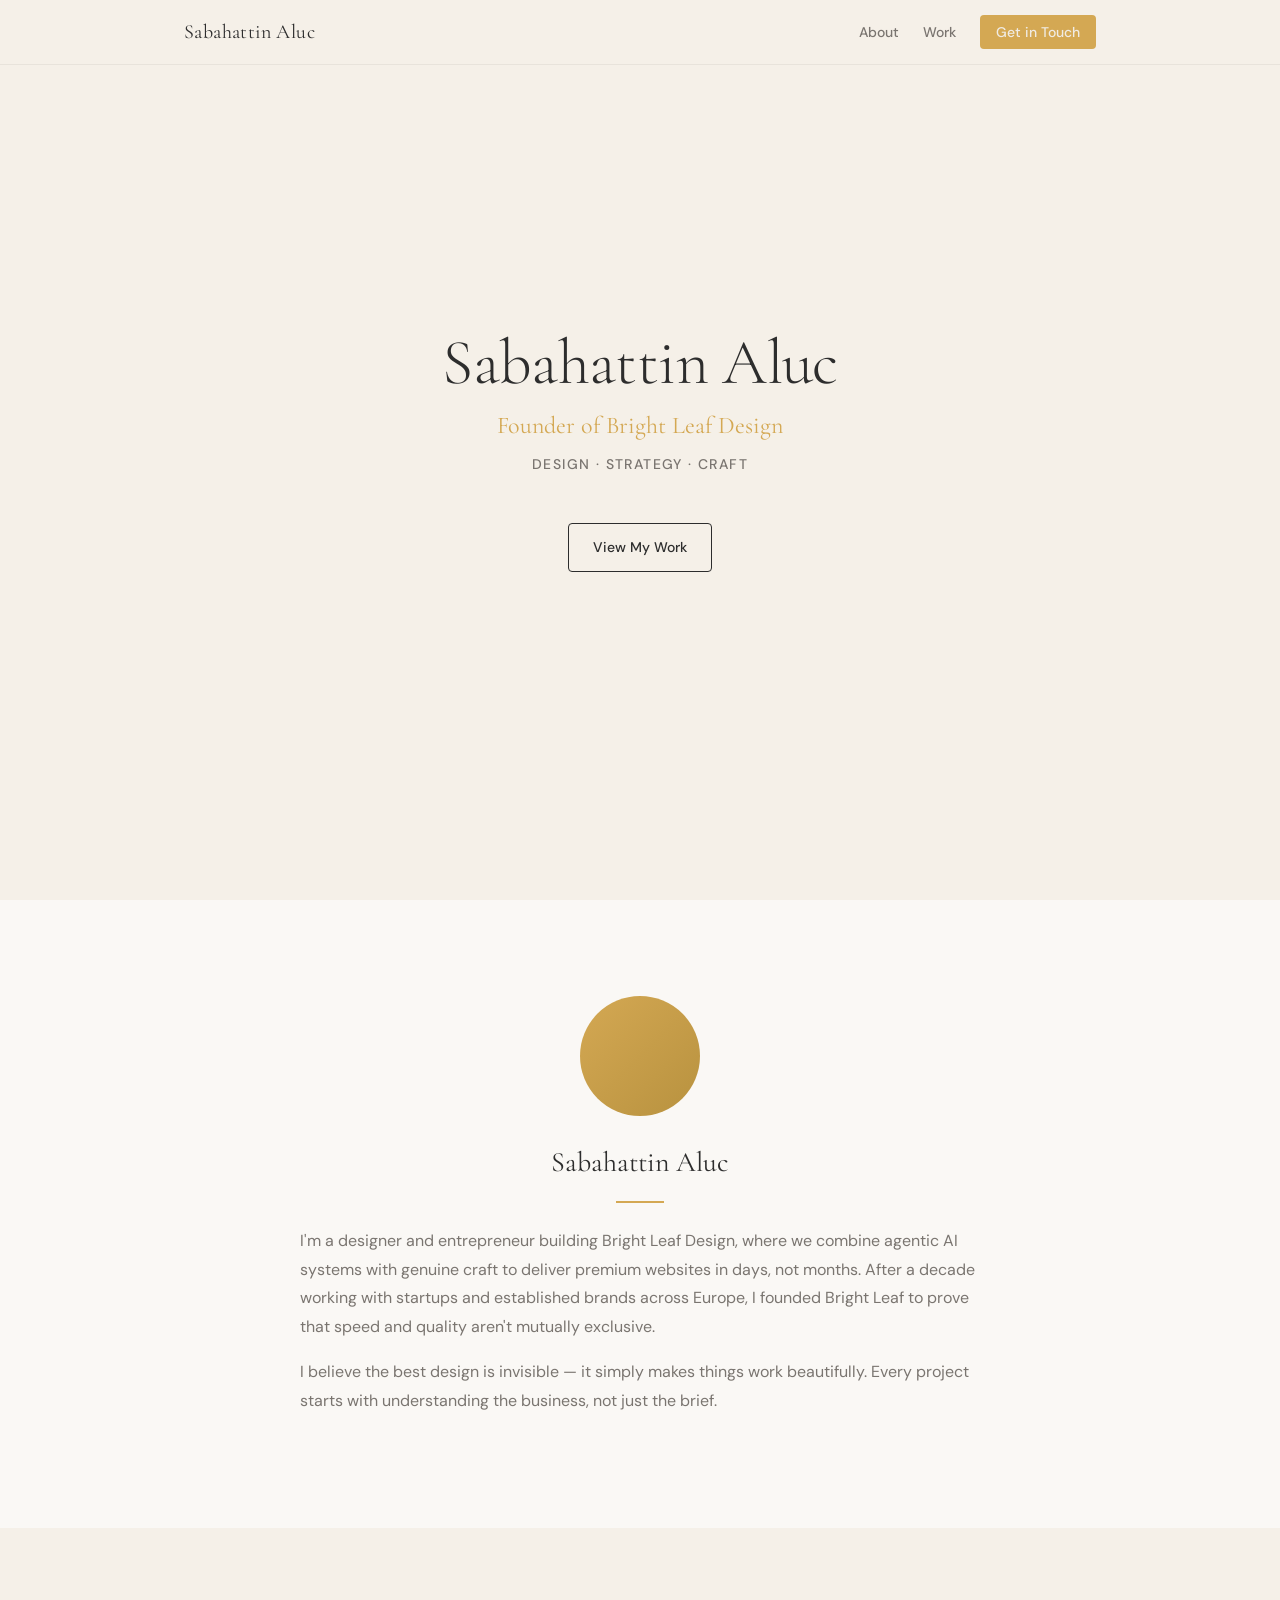
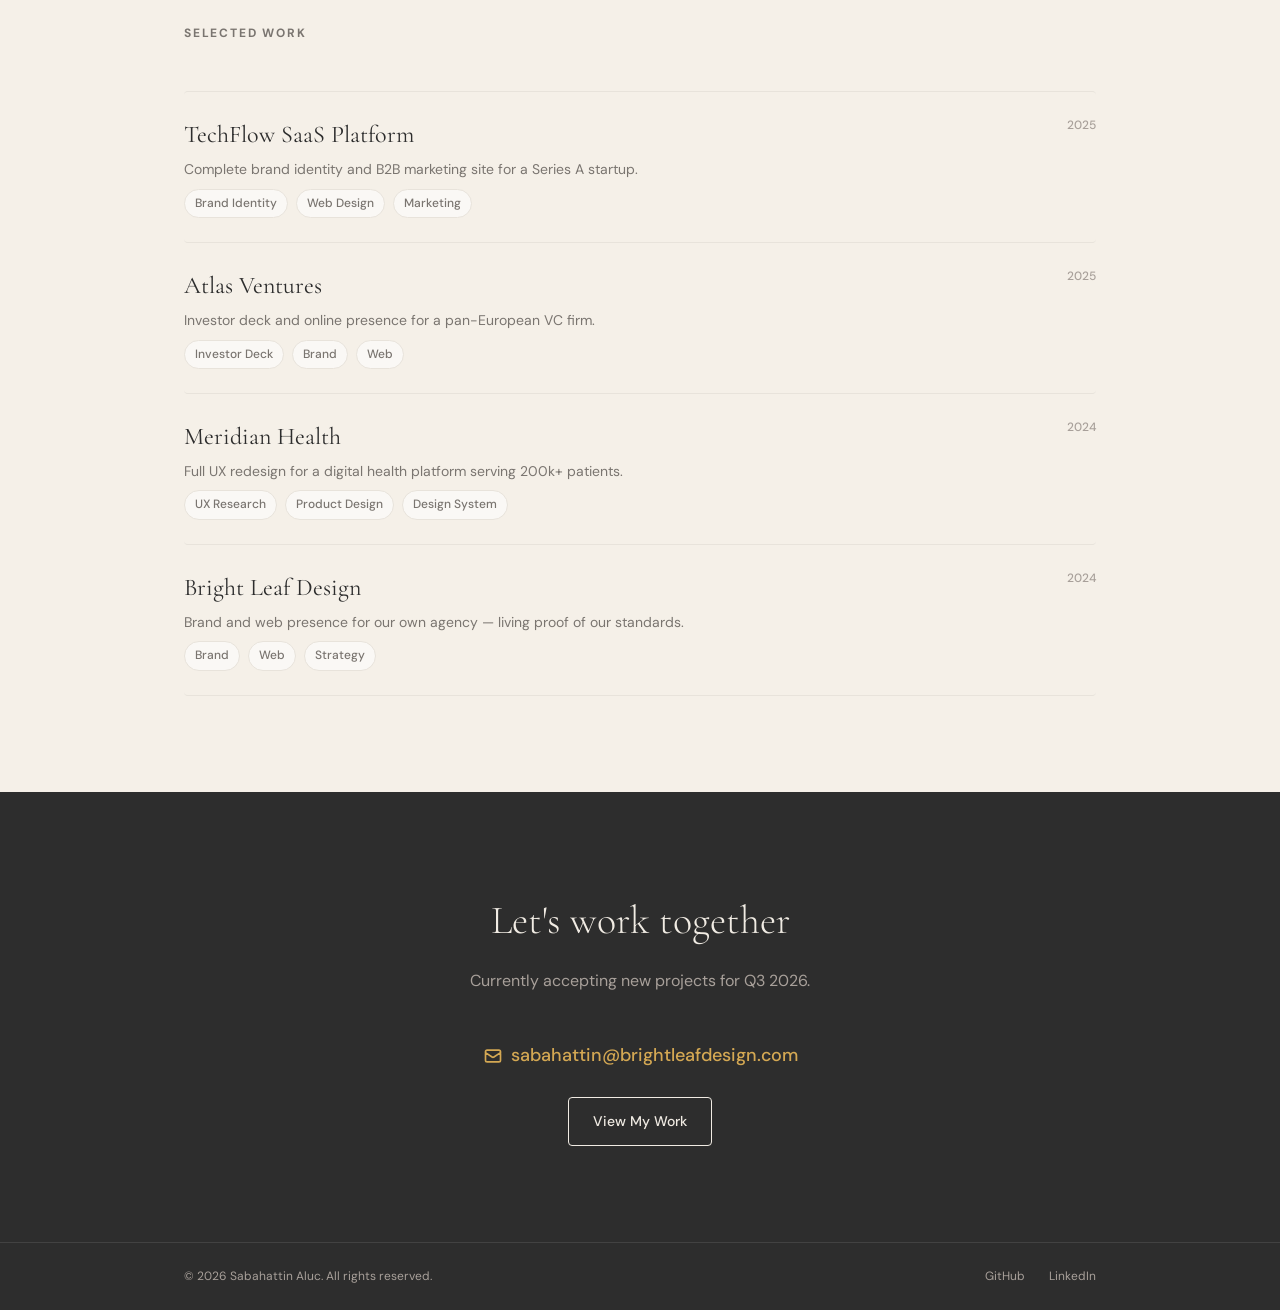
<file: index.html>
<!DOCTYPE html>
<html lang="en">
<head>
  <meta charset="UTF-8">
  <meta name="viewport" content="width=device-width, initial-scale=1.0">
  <title>Sabahattin Aluc — Founder of Bright Leaf Design</title>
  <meta name="description" content="Sabahattin Aluc is the founder of Bright Leaf Design, a premium web design agency combining agentic AI with boutique creative quality.">

  <link rel="preconnect" href="https://fonts.googleapis.com">
  <link rel="preconnect" href="https://fonts.gstatic.com" crossorigin>
  <link href="https://fonts.googleapis.com/css2?family=Cormorant+Garamond:wght@300;400;600&family=DM+Sans:wght@400;500;700&display=swap" rel="stylesheet">

  <link rel="icon" href="data:image/svg+xml,<svg xmlns='http://www.w3.org/2000/svg' viewBox='0 0 100 100'><polygon points='50,10 90,90 10,90' fill='%23D4A853'/></svg>">

  <style>
    /* ===== DESIGN TOKENS ===== */
    :root {
      --color-primary: #2D2D2D;
      --color-secondary: #7A7570;
      --color-accent: #D4A853;
      --color-accent-hover: #B8923F;
      --color-neutral: #F5F0E8;
      --color-surface: #FAF8F5;
      --color-text-primary: #1E1E1E;
      --color-text-muted: #A8A09A;
      --color-text-inverse: #F0EBE3;
      --color-bg-dark: #2D2D2D;
      --color-border-subtle: #E8E3DB;

      --font-display: 'Cormorant Garamond', Georgia, 'Times New Roman', serif;
      --font-body: 'DM Sans', -apple-system, BlinkMacSystemFont, 'Segoe UI', sans-serif;

      --space-xs: 8px;
      --space-sm: 16px;
      --space-md: 24px;
      --space-lg: 48px;
      --space-xl: 64px;
      --space-2xl: 96px;

      --max-width: 960px;
      --gutter: 24px;

      --rounded-sm: 4px;
      --rounded-md: 8px;

      --transition: 200ms ease;
    }

    /* ===== RESET & BASE ===== */
    *, *::before, *::after { box-sizing: border-box; margin: 0; padding: 0; }

    html { scroll-behavior: smooth; }

    body {
      font-family: var(--font-body);
      font-size: 1rem;
      line-height: 1.6;
      color: var(--color-text-primary);
      background-color: var(--color-neutral);
      -webkit-font-smoothing: antialiased;
    }

    ::selection { background: var(--color-accent); color: var(--color-text-inverse); }

    a { color: inherit; text-decoration: none; }

    img { max-width: 100%; display: block; }

    /* ===== SKIP LINK ===== */
    .skip-link {
      position: absolute;
      top: -100px;
      left: var(--space-sm);
      background: var(--color-accent);
      color: var(--color-text-inverse);
      padding: var(--space-xs) var(--space-sm);
      border-radius: var(--rounded-sm);
      z-index: 1000;
      font-size: 0.875rem;
      transition: top var(--transition);
    }
    .skip-link:focus { top: var(--space-sm); }

    /* ===== LAYOUT ===== */
    .container {
      max-width: var(--max-width);
      margin: 0 auto;
      padding: 0 var(--gutter);
    }

    /* ===== NAVIGATION ===== */
    .nav {
      position: fixed;
      top: 0;
      left: 0;
      right: 0;
      z-index: 100;
      background: rgba(245, 240, 232, 0.95);
      backdrop-filter: blur(8px);
      border-bottom: 1px solid var(--color-border-subtle);
    }

    .nav-inner {
      max-width: var(--max-width);
      margin: 0 auto;
      padding: var(--space-sm) var(--gutter);
      display: flex;
      align-items: center;
      justify-content: space-between;
    }

    .nav-name {
      font-family: var(--font-display);
      font-size: 1.25rem;
      font-weight: 400;
      color: var(--color-primary);
      letter-spacing: 0.02em;
    }

    .nav-links {
      display: flex;
      list-style: none;
      gap: var(--space-md);
      align-items: center;
    }

    .nav-link {
      font-size: 0.875rem;
      font-weight: 500;
      color: var(--color-secondary);
      transition: color var(--transition);
    }

    .nav-link:hover { color: var(--color-primary); }

    .nav-cta {
      background: var(--color-accent);
      color: var(--color-text-inverse) !important;
      padding: 8px 16px;
      border-radius: var(--rounded-sm);
      transition: background var(--transition);
    }

    .nav-cta:hover { background: var(--color-accent-hover); }

    .nav-toggle { display: none; background: none; border: none; cursor: pointer; padding: 8px; }

    .nav-toggle-icon {
      display: flex;
      flex-direction: column;
      gap: 5px;
      width: 22px;
    }

    .nav-toggle-icon span {
      display: block;
      height: 2px;
      background: var(--color-primary);
      border-radius: 1px;
      transition: var(--transition);
    }

    /* ===== MOBILE MENU ===== */
    .mobile-menu {
      display: none;
      position: fixed;
      top: 57px;
      left: 0;
      right: 0;
      background: var(--color-surface);
      border-bottom: 1px solid var(--color-border-subtle);
      padding: var(--space-sm);
      z-index: 99;
    }

    .mobile-menu.is-open { display: block; }

    .mobile-menu-link {
      display: block;
      padding: 12px var(--space-sm);
      font-size: 1rem;
      font-weight: 500;
      color: var(--color-secondary);
      border-radius: var(--rounded-sm);
    }

    .mobile-menu-link:hover { background: var(--color-neutral); color: var(--color-primary); }

    .mobile-menu-cta {
      background: var(--color-accent);
      color: var(--color-text-inverse);
      text-align: center;
      margin-top: var(--space-xs);
    }

    /* ===== HERO ===== */
    .hero {
      min-height: 100vh;
      display: flex;
      align-items: center;
      justify-content: center;
      text-align: center;
      padding: var(--space-2xl) var(--gutter);
      background: var(--color-neutral);
    }

    .hero-content { max-width: 680px; }

    .hero-name {
      font-family: var(--font-display);
      font-size: clamp(2.5rem, 8vw, 4rem);
      font-weight: 300;
      color: var(--color-primary);
      letter-spacing: -0.01em;
      line-height: 1.1;
      margin-bottom: var(--space-xs);
    }

    .hero-tagline {
      font-family: var(--font-display);
      font-size: clamp(1.25rem, 3vw, 1.5rem);
      font-weight: 400;
      color: var(--color-accent);
      margin-bottom: var(--space-xs);
    }

    .hero-role {
      font-size: 0.875rem;
      font-weight: 500;
      color: var(--color-secondary);
      letter-spacing: 0.1em;
      text-transform: uppercase;
      margin-bottom: var(--space-lg);
    }

    /* ===== BUTTONS ===== */
    .btn {
      display: inline-block;
      font-family: var(--font-body);
      font-size: 0.875rem;
      font-weight: 500;
      padding: 12px 24px;
      border-radius: var(--rounded-sm);
      cursor: pointer;
      transition: all var(--transition);
      border: none;
    }

    .btn-ghost {
      background: transparent;
      color: var(--color-primary);
      border: 1px solid var(--color-primary);
    }

    .btn-ghost:hover {
      background: var(--color-primary);
      color: var(--color-text-inverse);
    }

    /* ===== ABOUT ===== */
    .about {
      padding: var(--space-2xl) 0;
      background: var(--color-surface);
    }

    .about-container {
      max-width: 680px;
      margin: 0 auto;
      text-align: center;
    }

    .about-photo-wrapper {
      width: 120px;
      height: 120px;
      margin: 0 auto var(--space-md);
    }

    .about-photo-placeholder {
      width: 100%;
      height: 100%;
      border-radius: 50%;
      background: linear-gradient(135deg, var(--color-accent) 0%, #B8923F 100%);
    }

    .about-name {
      font-family: var(--font-display);
      font-size: 1.75rem;
      font-weight: 400;
      color: var(--color-primary);
      margin-bottom: var(--space-sm);
    }

    .about-rule {
      width: 48px;
      height: 2px;
      background: var(--color-accent);
      margin: 0 auto var(--space-md);
    }

    .about-bio {
      font-size: 1rem;
      color: var(--color-secondary);
      line-height: 1.8;
      margin-bottom: var(--space-sm);
      text-align: left;
    }

    /* ===== WORK ===== */
    .work { padding: var(--space-2xl) 0; background: var(--color-neutral); }

    .work-container { max-width: var(--max-width); margin: 0 auto; padding: 0 var(--gutter); }

    .section-heading {
      font-family: var(--font-body);
      font-size: 0.75rem;
      font-weight: 700;
      letter-spacing: 0.15em;
      text-transform: uppercase;
      color: var(--color-secondary);
      margin-bottom: var(--space-lg);
    }

    .work-row {
      display: flex;
      justify-content: space-between;
      align-items: flex-start;
      padding: var(--space-md) 0;
      border-bottom: 1px solid var(--color-border-subtle);
      transition: background var(--transition);
      border-radius: var(--rounded-sm);
    }

    .work-row:first-of-type { border-top: 1px solid var(--color-border-subtle); }

    .work-row:hover { background: var(--color-surface); margin: 0 calc(-1 * var(--space-sm)); padding-left: var(--space-sm); padding-right: var(--space-sm); }

    .work-row-content { flex: 1; }

    .work-title {
      font-family: var(--font-display);
      font-size: 1.5rem;
      font-weight: 400;
      color: var(--color-primary);
      margin-bottom: 4px;
    }

    .work-description {
      font-size: 0.875rem;
      color: var(--color-secondary);
      margin-bottom: var(--space-xs);
    }

    .work-tags {
      display: flex;
      flex-wrap: wrap;
      gap: 8px;
    }

    .work-tag {
      font-size: 0.75rem;
      font-weight: 500;
      color: var(--color-secondary);
      background: var(--color-surface);
      padding: 4px 10px;
      border-radius: 20px;
      border: 1px solid var(--color-border-subtle);
    }

    .work-year {
      font-size: 0.75rem;
      font-weight: 500;
      color: var(--color-text-muted);
      margin-left: var(--space-md);
      flex-shrink: 0;
    }

    /* ===== CONTACT ===== */
    .contact {
      padding: var(--space-2xl) 0;
      background: var(--color-bg-dark);
      color: var(--color-text-inverse);
    }

    .contact-container { max-width: 680px; margin: 0 auto; text-align: center; padding: 0 var(--gutter); }

    .contact-heading {
      font-family: var(--font-display);
      font-size: 2.5rem;
      font-weight: 300;
      color: var(--color-text-inverse);
      margin-bottom: var(--space-sm);
    }

    .contact-sub {
      font-size: 1rem;
      color: var(--color-text-muted);
      margin-bottom: var(--space-lg);
    }

    .contact-email {
      display: inline-flex;
      align-items: center;
      gap: 8px;
      font-size: 1.125rem;
      font-weight: 500;
      color: var(--color-accent);
      transition: color var(--transition);
    }

    .contact-email:hover { color: var(--color-accent-hover); }

    .contact-email svg { width: 20px; height: 20px; }

    .contact-cta {
      margin-top: var(--space-md);
    }

    .contact-cta .btn-ghost {
      border-color: var(--color-text-inverse);
      color: var(--color-text-inverse);
    }

    .contact-cta .btn-ghost:hover {
      background: var(--color-text-inverse);
      color: var(--color-primary);
    }

    /* ===== FOOTER ===== */
    .footer {
      padding: var(--space-md) 0;
      background: var(--color-bg-dark);
      border-top: 1px solid rgba(255,255,255,0.1);
    }

    .footer-inner {
      max-width: var(--max-width);
      margin: 0 auto;
      padding: 0 var(--gutter);
      display: flex;
      justify-content: space-between;
      align-items: center;
      font-size: 0.75rem;
      color: var(--color-text-muted);
    }

    .footer-links { display: flex; gap: var(--space-md); }

    .footer-link { color: var(--color-text-muted); transition: color var(--transition); }

    .footer-link:hover { color: var(--color-text-inverse); }

    /* ===== RESPONSIVE ===== */
    @media (max-width: 640px) {
      .nav-links { display: none; }
      .nav-toggle { display: block; }

      .hero { text-align: left; justify-content: flex-start; }
      .hero-content { max-width: 100%; }

      .work-row { flex-direction: column; gap: var(--space-xs); }
      .work-year { margin-left: 0; }

      .footer-inner { flex-direction: column; gap: var(--space-sm); text-align: center; }
    }
  </style>
</head>
<body>
  <!-- Skip Link -->
  <a href="#main" class="skip-link">Skip to content</a>

  <!-- Navigation -->
  <nav class="nav" id="nav" role="navigation" aria-label="Main navigation">
    <div class="nav-inner">
      <a href="#hero" class="nav-name">Sabahattin Aluc</a>
      <ul class="nav-links">
        <li><a href="#about" class="nav-link">About</a></li>
        <li><a href="#work" class="nav-link">Work</a></li>
        <li><a href="#contact" class="nav-link nav-cta">Get in Touch</a></li>
      </ul>
      <button class="nav-toggle" id="nav-toggle" aria-label="Toggle mobile menu" aria-expanded="false" aria-controls="mobile-menu">
        <span class="nav-toggle-icon"><span></span><span></span><span></span></span>
      </button>
    </div>
  </nav>

  <!-- Mobile Menu -->
  <div class="mobile-menu" id="mobile-menu" aria-hidden="true">
    <a href="#about" class="mobile-menu-link">About</a>
    <a href="#work" class="mobile-menu-link">Work</a>
    <a href="#contact" class="mobile-menu-link mobile-menu-cta">Get in Touch</a>
  </div>

  <main id="main">
    <!-- Hero Section -->
    <section class="hero" id="hero">
      <div class="hero-content">
        <h1 class="hero-name">Sabahattin Aluc</h1>
        <p class="hero-tagline">Founder of Bright Leaf Design</p>
        <p class="hero-role">Design &middot; Strategy &middot; Craft</p>
        <a href="#work" class="btn btn-ghost">View My Work</a>
      </div>
    </section>

    <!-- About Section -->
    <section class="about" id="about">
      <div class="about-container">
        <div class="about-photo-wrapper" aria-hidden="true">
          <div class="about-photo-placeholder" aria-label="Sabahattin Aluc"></div>
        </div>
        <h2 class="about-name">Sabahattin Aluc</h2>
        <div class="about-rule"></div>
        <p class="about-bio">
          I'm a designer and entrepreneur building Bright Leaf Design, where we combine agentic AI systems with genuine craft to deliver premium websites in days, not months. After a decade working with startups and established brands across Europe, I founded Bright Leaf to prove that speed and quality aren't mutually exclusive.
        </p>
        <p class="about-bio">
          I believe the best design is invisible — it simply makes things work beautifully. Every project starts with understanding the business, not just the brief.
        </p>
      </div>
    </section>

    <!-- Work Section -->
    <section class="work" id="work">
      <div class="work-container">
        <h2 class="section-heading">Selected Work</h2>

        <a href="#" class="work-row">
          <div class="work-row-content">
            <h3 class="work-title">TechFlow SaaS Platform</h3>
            <p class="work-description">Complete brand identity and B2B marketing site for a Series A startup.</p>
            <div class="work-tags">
              <span class="work-tag">Brand Identity</span>
              <span class="work-tag">Web Design</span>
              <span class="work-tag">Marketing</span>
            </div>
          </div>
          <span class="work-year">2025</span>
        </a>

        <a href="#" class="work-row">
          <div class="work-row-content">
            <h3 class="work-title">Atlas Ventures</h3>
            <p class="work-description">Investor deck and online presence for a pan-European VC firm.</p>
            <div class="work-tags">
              <span class="work-tag">Investor Deck</span>
              <span class="work-tag">Brand</span>
              <span class="work-tag">Web</span>
            </div>
          </div>
          <span class="work-year">2025</span>
        </a>

        <a href="#" class="work-row">
          <div class="work-row-content">
            <h3 class="work-title">Meridian Health</h3>
            <p class="work-description">Full UX redesign for a digital health platform serving 200k+ patients.</p>
            <div class="work-tags">
              <span class="work-tag">UX Research</span>
              <span class="work-tag">Product Design</span>
              <span class="work-tag">Design System</span>
            </div>
          </div>
          <span class="work-year">2024</span>
        </a>

        <a href="#" class="work-row">
          <div class="work-row-content">
            <h3 class="work-title">Bright Leaf Design</h3>
            <p class="work-description">Brand and web presence for our own agency — living proof of our standards.</p>
            <div class="work-tags">
              <span class="work-tag">Brand</span>
              <span class="work-tag">Web</span>
              <span class="work-tag">Strategy</span>
            </div>
          </div>
          <span class="work-year">2024</span>
        </a>
      </div>
    </section>

    <!-- Contact Section -->
    <section class="contact" id="contact">
      <div class="contact-container">
        <h2 class="contact-heading">Let's work together</h2>
        <p class="contact-sub">Currently accepting new projects for Q3 2026.</p>
        <a href="mailto:sabahattin@brightleafdesign.com" class="contact-email">
          <svg xmlns="http://www.w3.org/2000/svg" fill="none" viewBox="0 0 24 24" stroke="currentColor" stroke-width="2">
            <path stroke-linecap="round" stroke-linejoin="round" d="M3 8l7.89 5.26a2 2 0 002.22 0L21 8M5 19h14a2 2 0 002-2V7a2 2 0 00-2-2H5a2 2 0 00-2 2v10a2 2 0 002 2z"/>
          </svg>
          sabahattin@brightleafdesign.com
        </a>
        <div class="contact-cta">
          <a href="#work" class="btn btn-ghost">View My Work</a>
        </div>
      </div>
    </section>
  </main>

  <!-- Footer -->
  <footer class="footer">
    <div class="footer-inner">
      <span>&copy; 2026 Sabahattin Aluc. All rights reserved.</span>
      <div class="footer-links">
        <a href="https://github.com/sabahattinaluc" class="footer-link" target="_blank" rel="noopener">GitHub</a>
        <a href="https://linkedin.com/in/sabahattinaluc" class="footer-link" target="_blank" rel="noopener">LinkedIn</a>
      </div>
    </div>
  </footer>

  <!-- Mobile Menu Toggle -->
  <script>
    const toggle = document.getElementById('nav-toggle');
    const menu = document.getElementById('mobile-menu');
    toggle.addEventListener('click', () => {
      const isOpen = menu.classList.toggle('is-open');
      toggle.setAttribute('aria-expanded', isOpen);
    });
    document.querySelectorAll('.mobile-menu-link').forEach(link => {
      link.addEventListener('click', () => menu.classList.remove('is-open'));
    });
  </script>
</body>
</html>
</file>
